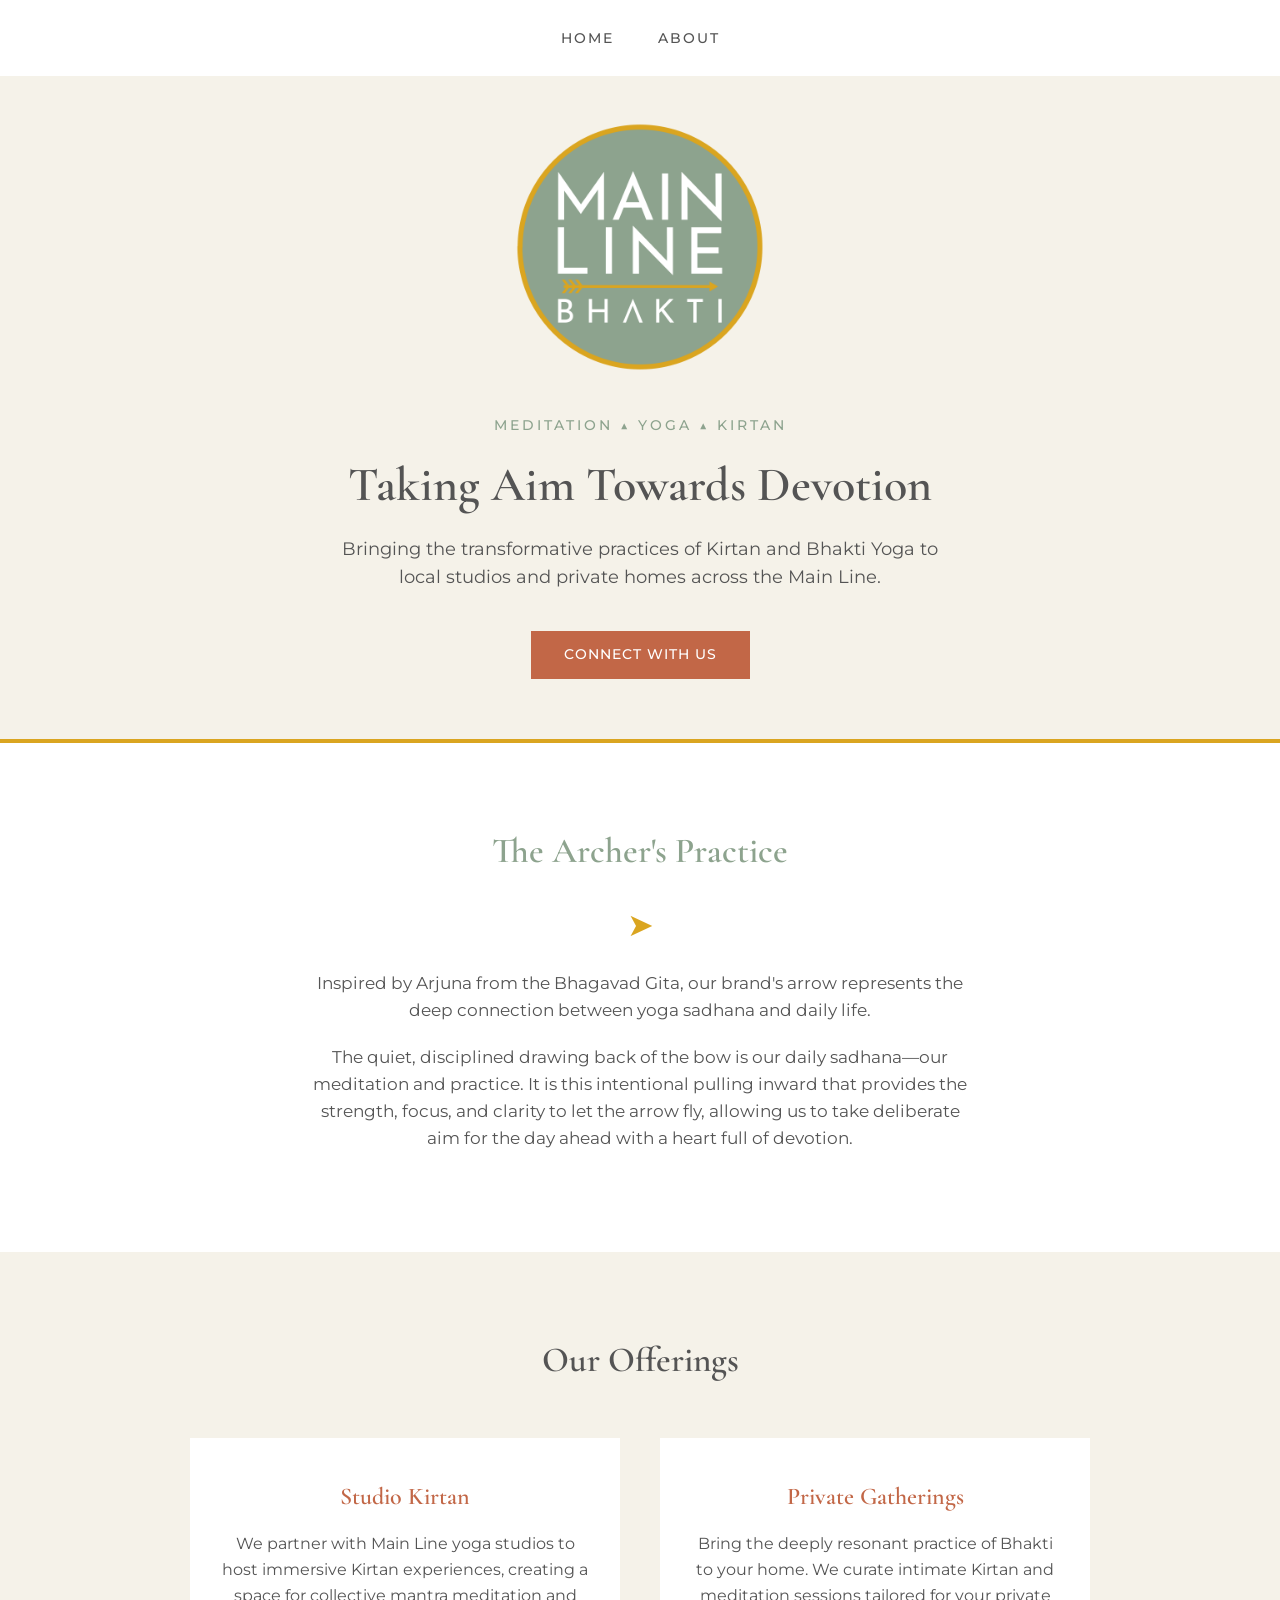
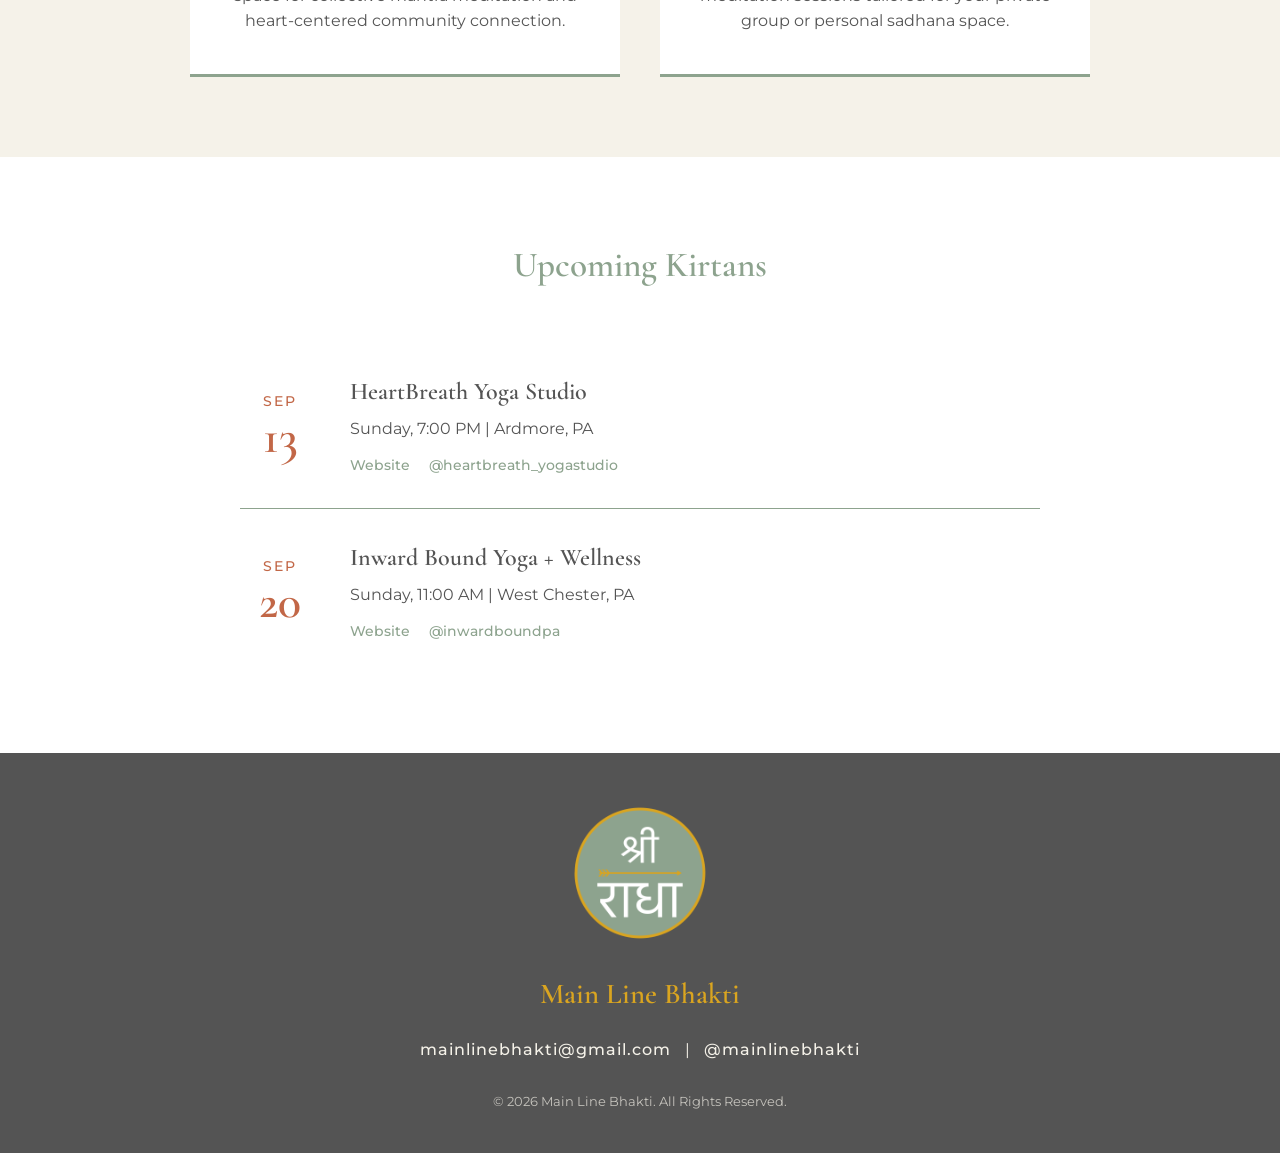
<file: index.html>
<!DOCTYPE html>
<html lang="en">
<head>
<meta charset="UTF-8">
<meta name="viewport" content="width=device-width, initial-scale=1.0">
<title>Main Line Bhakti</title>

<link rel="icon" type="image/png" href="assets/images/main-line-bhakti-favicon-2.png">
<link rel="apple-touch-icon" href="assets/images/main-line-bhakti-favicon-2.png">
<link rel="shortcut icon" type="image/png" href="assets/images/main-line-bhakti-favicon-2.png">

<link rel="preconnect" href="https://fonts.googleapis.com">
<link rel="preconnect" href="https://fonts.gstatic.com" crossorigin>
<link href="https://fonts.googleapis.com/css2?family=Cormorant+Garamond:ital,wght@0,400;0,600;1,400&family=Montserrat:wght@300;400;500&display=swap" rel="stylesheet">
<link rel="stylesheet" href="assets/css/style.css">
</head>
<body>
    <nav>
        <a href="index.html">Home</a>
        <a href="about.html">About</a>
    </nav>

    <section class="hero">
        <div class="container">
            <div class="logo-container">
                <img src="/assets/images/mainlinebhakti-logo.png" alt="Main Line Bhakti Logo">
            </div>
            
            <div class="subtitle">meditation &#9650; yoga &#9650; kirtan</div>
            
            <h1>Taking Aim Towards Devotion</h1>
            <p>Bringing the transformative practices of Kirtan and Bhakti Yoga to local studios and private homes across the Main Line.</p>
            
            <a href="mailto:mainlinebhakti@gmail.com" class="btn">Connect With Us</a>
        </div>
    </section>

    <section class="philosophy">
        <div class="container philosophy-content">
            <h2>The Archer's Practice</h2>
            <div class="arrow-icon">&#10148;</div>
            <p>Inspired by Arjuna from the Bhagavad Gita, our brand's arrow represents the deep connection between yoga sadhana and daily life.</p>
            <p>The quiet, disciplined drawing back of the bow is our daily sadhana—our meditation and practice. It is this intentional pulling inward that provides the strength, focus, and clarity to let the arrow fly, allowing us to take deliberate aim for the day ahead with a heart full of devotion.</p>
        </div>
    </section>

    <section class="offerings">
        <div class="container">
            <h2>Our Offerings</h2>
            <div class="grid">
                <div class="card">
                    <h3>Studio Kirtan</h3>
                    <p>We partner with Main Line yoga studios to host immersive Kirtan experiences, creating a space for collective mantra meditation and heart-centered community connection.</p>
                </div>
                <div class="card">
                    <h3>Private Gatherings</h3>
                    <p>Bring the deeply resonant practice of Bhakti to your home. We curate intimate Kirtan and meditation sessions tailored for your private group or personal sadhana space.</p>
                </div>
            </div>
        </div>
    </section>

    <section class="events">
        <div class="container">
            <h2>Upcoming Kirtans</h2>
            <div class="event-list">

                <div class="event-item">
                    <div class="event-date">
                        <span class="month">Sep</span>
                        <span class="day">13</span>
                    </div>
                    <div class="event-details">
                        <h3>HeartBreath Yoga Studio</h3>
                        <p class="event-time-loc">Sunday, 7:00 PM | Ardmore, PA</p>
                        <div class="event-links">
                            <a href="https://heartbreathstudio.com" target="_blank">Website</a>
                            <a href="https://instagram.com/heartbreath_yogastudio" target="_blank">@heartbreath_yogastudio</a>
                        </div>
                    </div>
                </div>
                
                <div class="event-item">
                    <div class="event-date">
                        <span class="month">Sep</span>
                        <span class="day">20</span>
                    </div>
                    <div class="event-details">
                        <h3>Inward Bound Yoga + Wellness</h3>
                        <p class="event-time-loc">Sunday, 11:00 AM | West Chester, PA</p>
                        <div class="event-links">
                            <a href="https://inwardboundpa.com" target="_blank">Website</a>
                            <a href="https://instagram.com/inwardboundpa" target="_blank">@inwardboundpa</a>
                        </div>
                    </div>
                </div>


            </div>
        </div>
    </section>

    <footer>
        <div class="container">
            <img src="/assets/images/sri-radhe-mlb.png" alt="Sri Radha" style="max-width: 160px; margin-bottom: 10px;">
            <h3>Main Line Bhakti</h3>
            <div class="social-links">
                <a href="mailto:mainlinebhakti@gmail.com">mainlinebhakti@gmail.com</a>
                <span>|</span>
                <a href="https://instagram.com/mainlinebhakti" target="_blank">@mainlinebhakti</a>
            </div>
            <p class="copyright">&copy; 2026 Main Line Bhakti. All Rights Reserved.</p>
        </div>
    </footer>

</body>
</html>
</file>
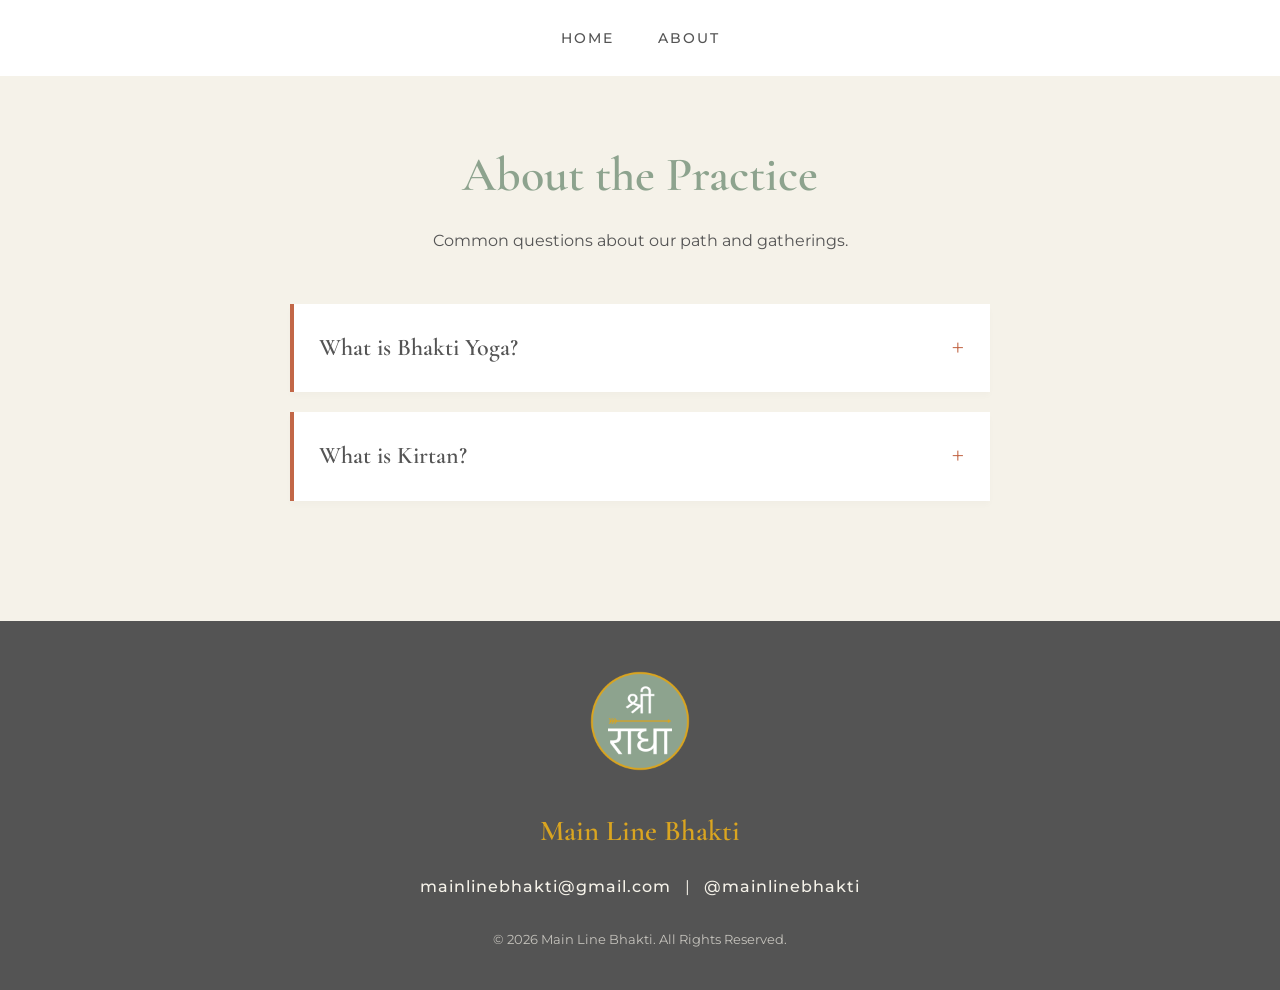
<file: about.html>
<!DOCTYPE html>
<html lang="en">
<head>
<meta charset="UTF-8">
<meta name="viewport" content="width=device-width, initial-scale=1.0">
<title>About | Main Line Bhakti</title>

<link rel="icon" type="image/png" href="assets/images/main-line-bhakti-favicon-3.png">
<link rel="apple-touch-icon" href="assets/images/main-line-bhakti-favicon-3.png">
<link rel="shortcut icon" type="image/png" href="assets/images/main-line-bhakti-favicon-3.png">

<link rel="preconnect" href="https://fonts.googleapis.com">
<link rel="preconnect" href="https://fonts.gstatic.com" crossorigin>
<link href="https://fonts.googleapis.com/css2?family=Cormorant+Garamond:ital,wght@0,400;0,600;1,400&family=Montserrat:wght@300;400;500&display=swap" rel="stylesheet">
<link rel="stylesheet" href="assets/css/style.css">
</head>
<body>

    <nav>
        <a href="index.html">Home</a>
        <a href="about.html">About</a>
    </nav>

    <section class="qa-section">
        <div class="container">
            <div class="qa-header">
                <h1>About the Practice</h1>
                <p>Common questions about our path and gatherings.</p>
            </div>

            <div class="qa-container">
                
                <details>
                    <summary>What is Bhakti Yoga?</summary>
                    <p>A path of yoga focused on reconnecting to the Divine through devotional service.</p>
                </details>

                <details>
                    <summary>What is Kirtan?</summary>
                    <p>A form of call and response mantra meditation accompanied by musical instruments and performed in congregation.</p>
                </details>

                </div>
        </div>
    </section>

    <footer>
        <div class="container">
            <img src="assets/images/sri-radhe-mlb.png" alt="Sri Radha" style="max-width: 120px; margin-bottom: 20px;">
            <h3>Main Line Bhakti</h3>
            <div class="social-links">
                <a href="mailto:mainlinebhakti@gmail.com">mainlinebhakti@gmail.com</a>
                <span>|</span>
                <a href="https://instagram.com/mainlinebhakti" target="_blank">@mainlinebhakti</a>
            </div>
            <p class="copyright">&copy; 2026 Main Line Bhakti. All Rights Reserved.</p>
        </div>
    </footer>

</body>
</html>
</file>
<file: assets/css/style.css>
/* --- Variables & Base Styles --- */
:root {
    --sage-green: #8da38e;
    --terracotta: #c26747;
    --gold: #daa520;
    --white: #ffffff;
    --dark-grey: #545454;
    --light-grey: #f5f2e9;
}

* {
    box-sizing: border-box;
    margin: 0;
    padding: 0;
}

body {
    font-family: 'Montserrat', sans-serif;
    background-color: var(--light-grey);
    color: var(--dark-grey);
    line-height: 1.6;
    -webkit-font-smoothing: antialiased;
    display: flex;
    flex-direction: column;
    min-height: 100vh;
}

h1, h2, h3 {
    font-family: 'Cormorant Garamond', serif;
    font-weight: 600;
    color: var(--dark-grey);
}

.container {
    max-width: 1000px;
    margin: 0 auto;
    padding: 0 20px;
}

/* --- Navigation --- */
nav {
    text-align: center;
    padding: 25px 20px;
    background-color: var(--white);
    border-bottom: 1px solid var(--light-grey);
}

nav a {
    text-decoration: none;
    color: var(--dark-grey);
    margin: 0 20px;
    font-weight: 500;
    text-transform: uppercase;
    letter-spacing: 2px;
    font-size: 0.85rem;
    transition: color 0.3s ease;
}

nav a:hover {
    color: var(--terracotta);
}

/* =========================================
   HOME PAGE (INDEX) STYLES
   ========================================= */

/* --- Header & Hero --- */
.hero {
    text-align: center;
    padding: 20px 20px 60px;
    background-color: var(--light-grey);
}

.logo-container {
    max-width: 300px;
    margin: 0 auto 10px;
}

.logo-container img {
    width: 100%;
    height: auto;
}

.subtitle {
    font-size: 0.9rem;
    letter-spacing: 3px;
    text-transform: uppercase;
    color: var(--sage-green);
    margin-bottom: 20px;
    font-weight: 500;
}

.hero h1 {
    font-size: 3rem;
    margin-bottom: 20px;
    line-height: 1.2;
}

.hero p {
    font-size: 1.1rem;
    max-width: 600px;
    margin: 0 auto 40px;
    color: var(--dark-grey);
}

.btn {
    display: inline-block;
    padding: 12px 32px;
    background-color: var(--terracotta);
    color: var(--white);
    text-decoration: none;
    text-transform: uppercase;
    letter-spacing: 1px;
    font-size: 0.85rem;
    font-weight: 500;
    border: 1px solid var(--terracotta);
    transition: all 0.3s ease;
}

.btn:hover {
    background-color: transparent;
    color: var(--terracotta);
}

/* --- Philosophy Section --- */
.philosophy {
    background-color: var(--white);
    padding: 80px 20px;
    text-align: center;
    border-top: 4px solid var(--gold);
}

.philosophy-content {
    max-width: 700px;
    margin: 0 auto;
}

.philosophy h2 {
    font-size: 2.2rem;
    margin-bottom: 20px;
    color: var(--sage-green);
}

.philosophy p {
    font-size: 1.05rem;
    margin-bottom: 20px;
}

.arrow-icon {
    color: var(--gold);
    font-size: 2rem;
    margin: 20px 0;
}

/* --- Offerings Section --- */
.offerings {
    padding: 80px 20px;
    background-color: var(--light-grey);
}

.offerings h2 {
    text-align: center;
    font-size: 2.2rem;
    margin-bottom: 50px;
}

.grid {
    display: grid;
    grid-template-columns: repeat(auto-fit, minmax(300px, 1fr));
    gap: 40px;
    max-width: 900px;
    margin: 0 auto;
}

.card {
    background: var(--white);
    padding: 40px 30px;
    text-align: center;
    border-bottom: 3px solid var(--sage-green);
    transition: transform 0.3s ease;
}

.card:hover {
    transform: translateY(-5px);
}

.card h3 {
    font-size: 1.5rem;
    margin-bottom: 15px;
    color: var(--terracotta);
}

/* --- Events Section --- */
.events {
    background-color: var(--white);
    padding: 80px 20px;
}

.events h2 {
    text-align: center;
    font-size: 2.2rem;
    margin-bottom: 50px;
    color: var(--sage-green);
}

.event-list {
    max-width: 800px;
    margin: 0 auto;
}

.event-item {
    display: flex;
    align-items: center;
    padding: 30px 0;
    border-bottom: 1px solid var(--sage-green);
    gap: 30px;
}

.event-item:last-child {
    border-bottom: none;
}

.event-date {
    text-align: center;
    min-width: 80px;
    color: var(--terracotta);
}

.event-date .month {
    display: block;
    text-transform: uppercase;
    font-size: 0.9rem;
    letter-spacing: 2px;
    font-weight: 500;
}

.event-date .day {
    font-family: 'Cormorant Garamond', serif;
    font-size: 3rem;
    line-height: 1;
    font-weight: 600;
}

.event-details h3 {
    font-size: 1.5rem;
    margin-bottom: 5px;
    color: var(--dark-grey);
}

.event-time-loc {
    font-size: 1rem;
    margin-bottom: 10px;
    color: var(--dark-grey);
}

.event-links a {
    color: var(--sage-green);
    text-decoration: none;
    font-size: 0.9rem;
    margin-right: 15px;
    font-weight: 500;
    transition: color 0.3s ease;
}

.event-links a:hover {
    color: var(--gold);
}


/* =========================================
   ABOUT PAGE STYLES
   ========================================= */
.qa-section {
    flex-grow: 1;
    padding: 60px 20px 100px;
}

.qa-header {
    text-align: center;
    margin-bottom: 50px;
}

.qa-header h1 {
    font-size: 3rem;
    color: var(--sage-green);
    margin-bottom: 15px;
}

.qa-container {
    max-width: 700px;
    margin: 0 auto;
}

details {
    background-color: var(--white);
    margin-bottom: 20px;
    padding: 25px;
    border-left: 4px solid var(--terracotta);
    box-shadow: 0 4px 6px rgba(0,0,0,0.02);
    transition: all 0.3s ease;
}

details[open] {
    border-left: 4px solid var(--gold);
}

summary {
    font-family: 'Cormorant Garamond', serif;
    font-size: 1.5rem;
    font-weight: 600;
    cursor: pointer;
    list-style: none;
    display: flex;
    justify-content: space-between;
    align-items: center;
    color: var(--dark-grey);
}

summary::-webkit-details-marker {
    display: none;
}

summary::after {
    content: '+';
    color: var(--terracotta);
    font-size: 1.5rem;
    font-family: 'Montserrat', sans-serif;
    font-weight: 300;
}

details[open] summary::after {
    content: '−';
    color: var(--gold);
}

details p {
    margin-top: 15px;
    padding-top: 15px;
    border-top: 1px solid var(--light-grey);
    font-size: 1.05rem;
}


/* =========================================
   FOOTER & RESPONSIVE (SHARED)
   ========================================= */
footer {
    background-color: var(--dark-grey);
    color: var(--light-grey);
    text-align: center;
    padding: 40px 20px;
}

footer h3 {
    color: var(--gold);
    margin-bottom: 20px;
    font-size: 1.8rem;
}

.social-links { margin: 20px 0; }
.social-links a { color: var(--light-grey); text-decoration: none; margin: 0 10px; font-weight: 500; letter-spacing: 1px; transition: color 0.3s ease; }
.social-links a:hover { color: var(--gold); }
.copyright { font-size: 0.8rem; margin-top: 30px; opacity: 0.7; }

/* Mobile adjustments */
@media (max-width: 600px) {
    .hero h1 { font-size: 2.2rem; }
    .subtitle {
    font-size: 0.8rem;
    }

    .philosophy h2, .offerings h2, .events h2, .qa-header h1 { font-size: 1.8rem; }
    .event-item {
        flex-direction: column;
        text-align: center;
        gap: 15px;
    }
    summary { font-size: 1.3rem; }
}
</file>
